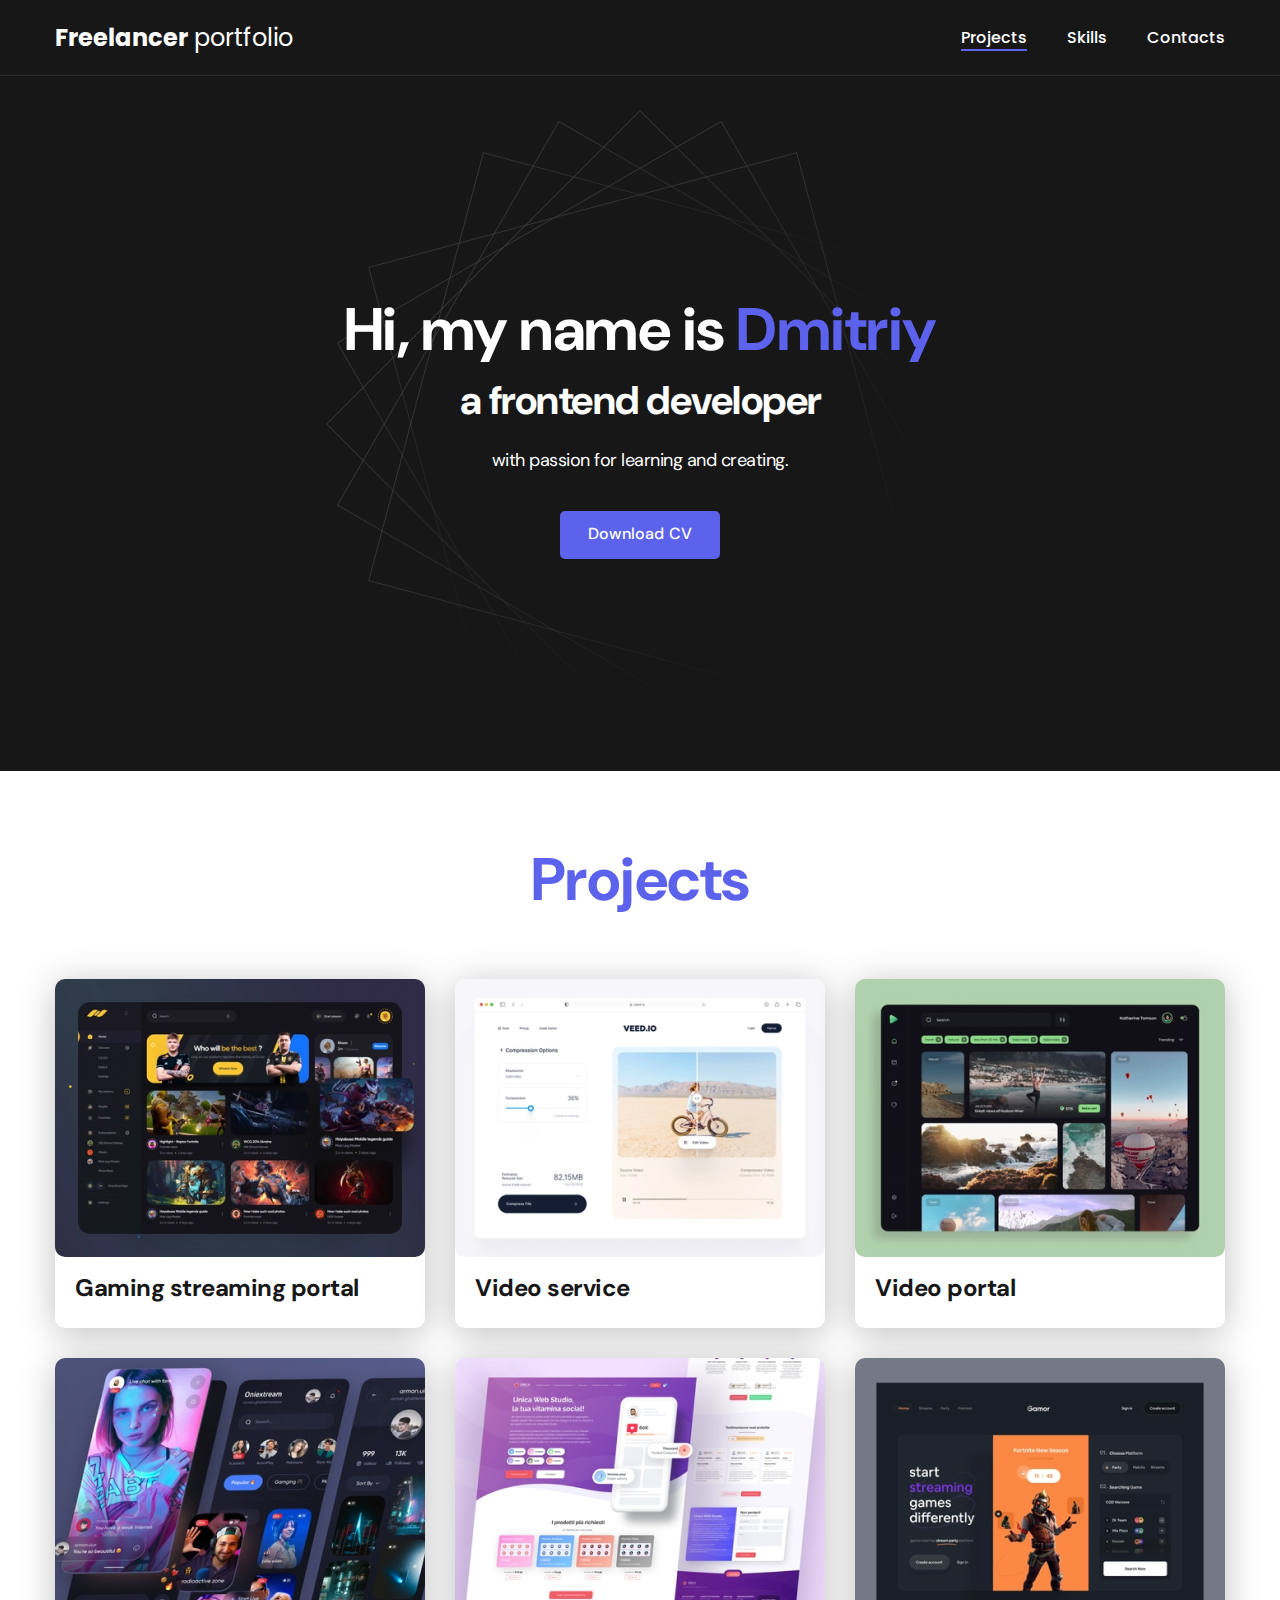
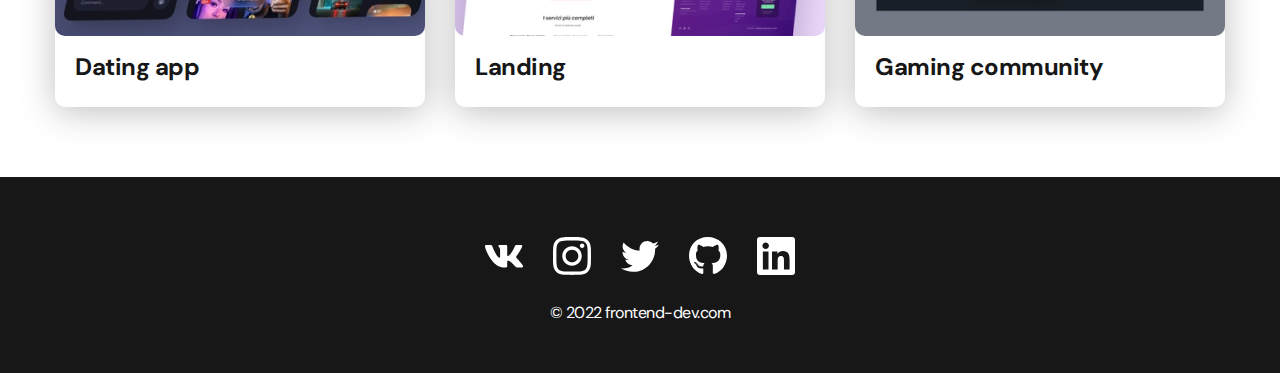
<file: project-portfolio/index.html>
<!DOCTYPE html>
<html lang="en">
<head>
    <meta charset="UTF-8">
    <meta http-equiv="X-UA-Compatible" content="IE=edge">
    <meta name="viewport" content="width=device-width, initial-scale=1.0">
    <title>Freelancer portfolio</title>
    <link rel="stylesheet" href="css/main.css">
</head>
<body>
    <nav class="nav">
        <div class="container">
            <div class="nav-row">
                <a href="./index.html" class="logo"><strong>Freelancer</strong> portfolio</a>
                <ul class="nav-list">
                    <li class="nav-list__item"><a href="./index.html" class="nav-list__link nav-list__link--active">Projects</a></li>
                    <li class="nav-list__item"><a href="./skills.html" class="nav-list__link">Skills</a></li>
                    <li class="nav-list__item"><a href="./contacts.html" class="nav-list__link">Contacts</a></li>
                </ul>
            </div>
        </div>
    </nav>

    <header class="header">
            <div class="header__wrapper">
                <h1 class="header__title">
                    <strong>Hi, my name is <em>Dmitriy</em></strong><br>
                    a frontend developer
                </h1>
                <div class="header__text">
                    <p>with passion for learning and creating.</p>
                </div>
                <a href="#!" class="btn">Download CV</a>
            </div>
    </header>

    <main class="section">
        <div class="container">
            <h2 class="title-1">Projects</h2>
            <ul class="projects">
                <li class="project">
                    <a href="./project-page.html">
                        <img src="./img/projects/01.jpg" alt="Project img" class="project__img">
                        <h3 class="project__title">Gaming streaming portal</h3>
                    </a>
                </li>
                <li class="project">
                    <a href="./project-page.html">
                        <img src="./img/projects/02.jpg" alt="Project img" class="project__img">
                        <h3 class="project__title">Video service</h3>
                    </a>
                </li>
                <li class="project">
                    <a href=".project-page.html">
                        <img src="./img/projects/03.jpg" alt="Project img" class="project__img">
                        <h3 class="project__title">Video portal</h3>
                    </a>
                </li>
                <li class="project">
                    <a href="./project-page.html">
                        <img src="./img/projects/04.jpg" alt="Project img" class="project__img">
                        <h3 class="project__title">Dating app</h3>
                    </a>
                </li>
                <li class="project">
                    <a href="./project-page.html">
                        <img src="./img/projects/05.jpg" alt="Project img" class="project__img">
                        <h3 class="project__title">Landing</h3>
                    </a>
                </li>
                <li class="project">
                    <a href="./project-page.html">
                        <img src="./img/projects/06.jpg" alt="Project img" class="project__img">
                        <h3 class="project__title">Gaming community</h3>
                    </a>
                </li>
            </ul>
        </div>
    </main>

    <footer class="footer">
        <div class="container">
            <div class="footer__wrapper">
                <ul class="social">
                    <li class="social__icon"><a href="#!"><img src="./img/icons/vk.svg" alt="VK"></a></li>
                    <li class="social__icon"><a href="#!"><img src="./img/icons/instagram.svg" alt="Instagram"></a></li>
                    <li class="social__icon"><a href="#!"><img src="./img/icons/twitter.svg" alt="Twitter"></a></li>
                    <li class="social__icon"><a href="#!"><img src="./img/icons/github.svg" alt="Github"></a></li>
                    <li class="social__icon"><a href="#!"><img src="./img/icons/linkedIn.svg" alt="LinkedIn"></a></li>
                </ul>
                <div class="copyright">
                    <p>© 2022 frontend-dev.com</p>
                </div>
            </div>
        </div>
    </footer>

</body>
</html>
</file>
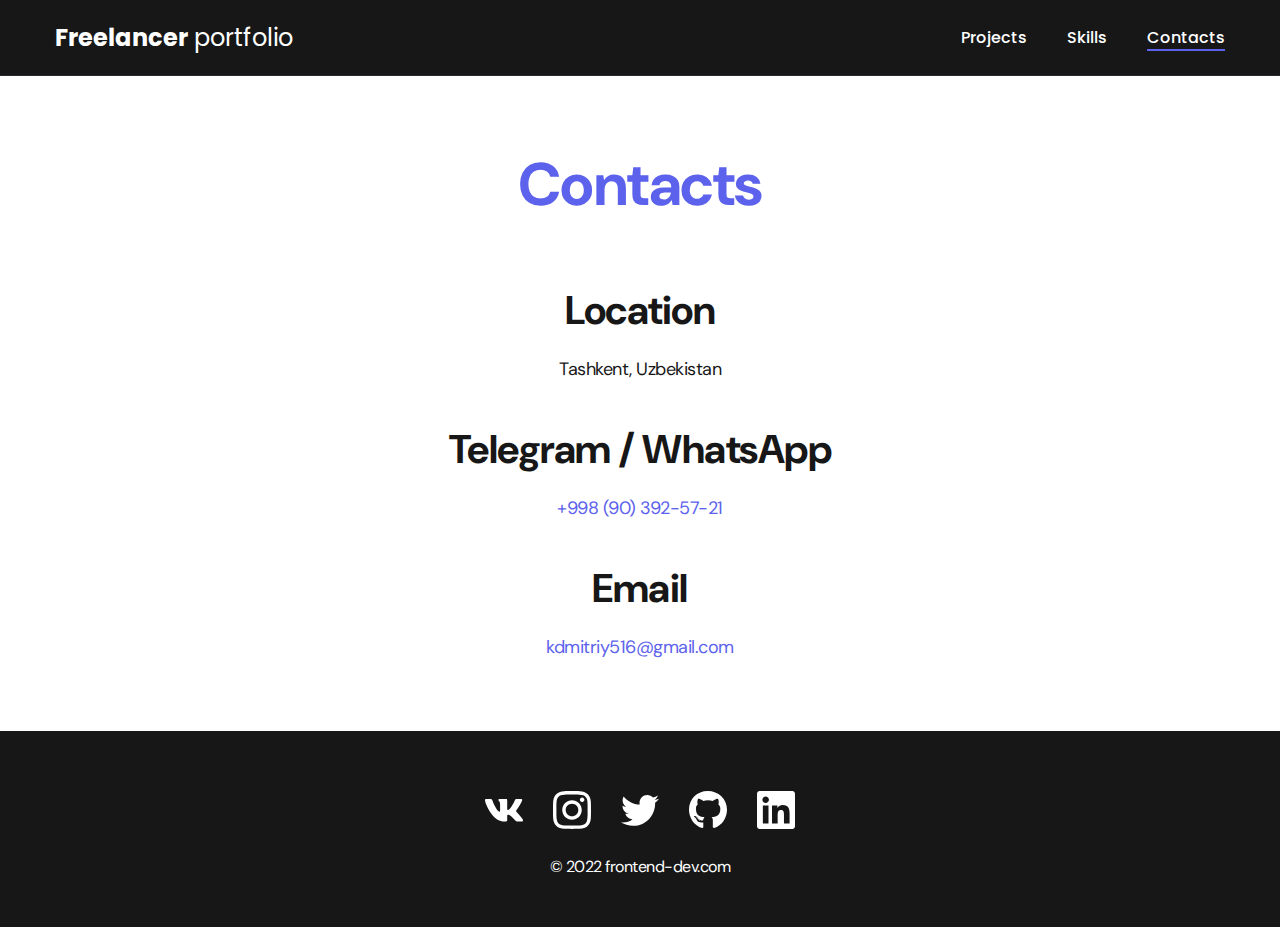
<file: project-portfolio/contacts.html>
<!DOCTYPE html>
<html lang="en">
<head>
    <meta charset="UTF-8">
    <meta http-equiv="X-UA-Compatible" content="IE=edge">
    <meta name="viewport" content="width=device-width, initial-scale=1.0">
    <title>Freelancer portfolio</title>
    <link rel="stylesheet" href="css/main.css">
</head>
<body>
    <nav class="nav">
        <div class="container">
            <div class="nav-row">
                <a href="./index.html" class="logo"><strong>Freelancer</strong> portfolio</a>
                <ul class="nav-list">
                    <li class="nav-list__item"><a href="./index.html" class="nav-list__link">Projects</a></li>
                    <li class="nav-list__item"><a href="./skills.html" class="nav-list__link">Skills</a></li>
                    <li class="nav-list__item"><a href="./contacts.html" class="nav-list__link nav-list__link--active">Contacts</a></li>
                </ul>
            </div>
        </div>
    </nav>

    <main class="section">
        <div class="container">
                <h1 class="title-1">Contacts</h1>

                <ul class="content-list">
                    <li class="content-list__item">
                        <h2 class="title-2">Location</h2>
                        <p>Tashkent, Uzbekistan</p>
                    </li>
                    <li class="content-list__item">
                        <h2 class="title-2">Telegram / WhatsApp</h2>
                        <p><a href="tel:+998903925721">+998 (90) 392-57-21</a></p>
                    <li class="content-list__item">
                        <h2 class="title-2">Email</h2>
                        <p><a href="mailto:kdmitriy516@gmail.com">kdmitriy516@gmail.com</a></p>
                    </li>
                </ul>

            </div>
        </div>
    </main>

    <footer class="footer">
        <div class="container">
            <div class="footer__wrapper">
                <ul class="social">
                    <li class="social__icon"><a href="#!"><img src="./img/icons/vk.svg" alt="VK"></a></li>
                    <li class="social__icon"><a href="#!"><img src="./img/icons/instagram.svg" alt="Instagram"></a></li>
                    <li class="social__icon"><a href="#!"><img src="./img/icons/twitter.svg" alt="Twitter"></a></li>
                    <li class="social__icon"><a href="#!"><img src="./img/icons/github.svg" alt="Github"></a></li>
                    <li class="social__icon"><a href="#!"><img src="./img/icons/linkedIn.svg" alt="LinkedIn"></a></li>
                </ul>
                <div class="copyright">
                    <p>© 2022 frontend-dev.com</p>
                </div>
            </div>
        </div>
    </footer>

</body>
</html>
</file>
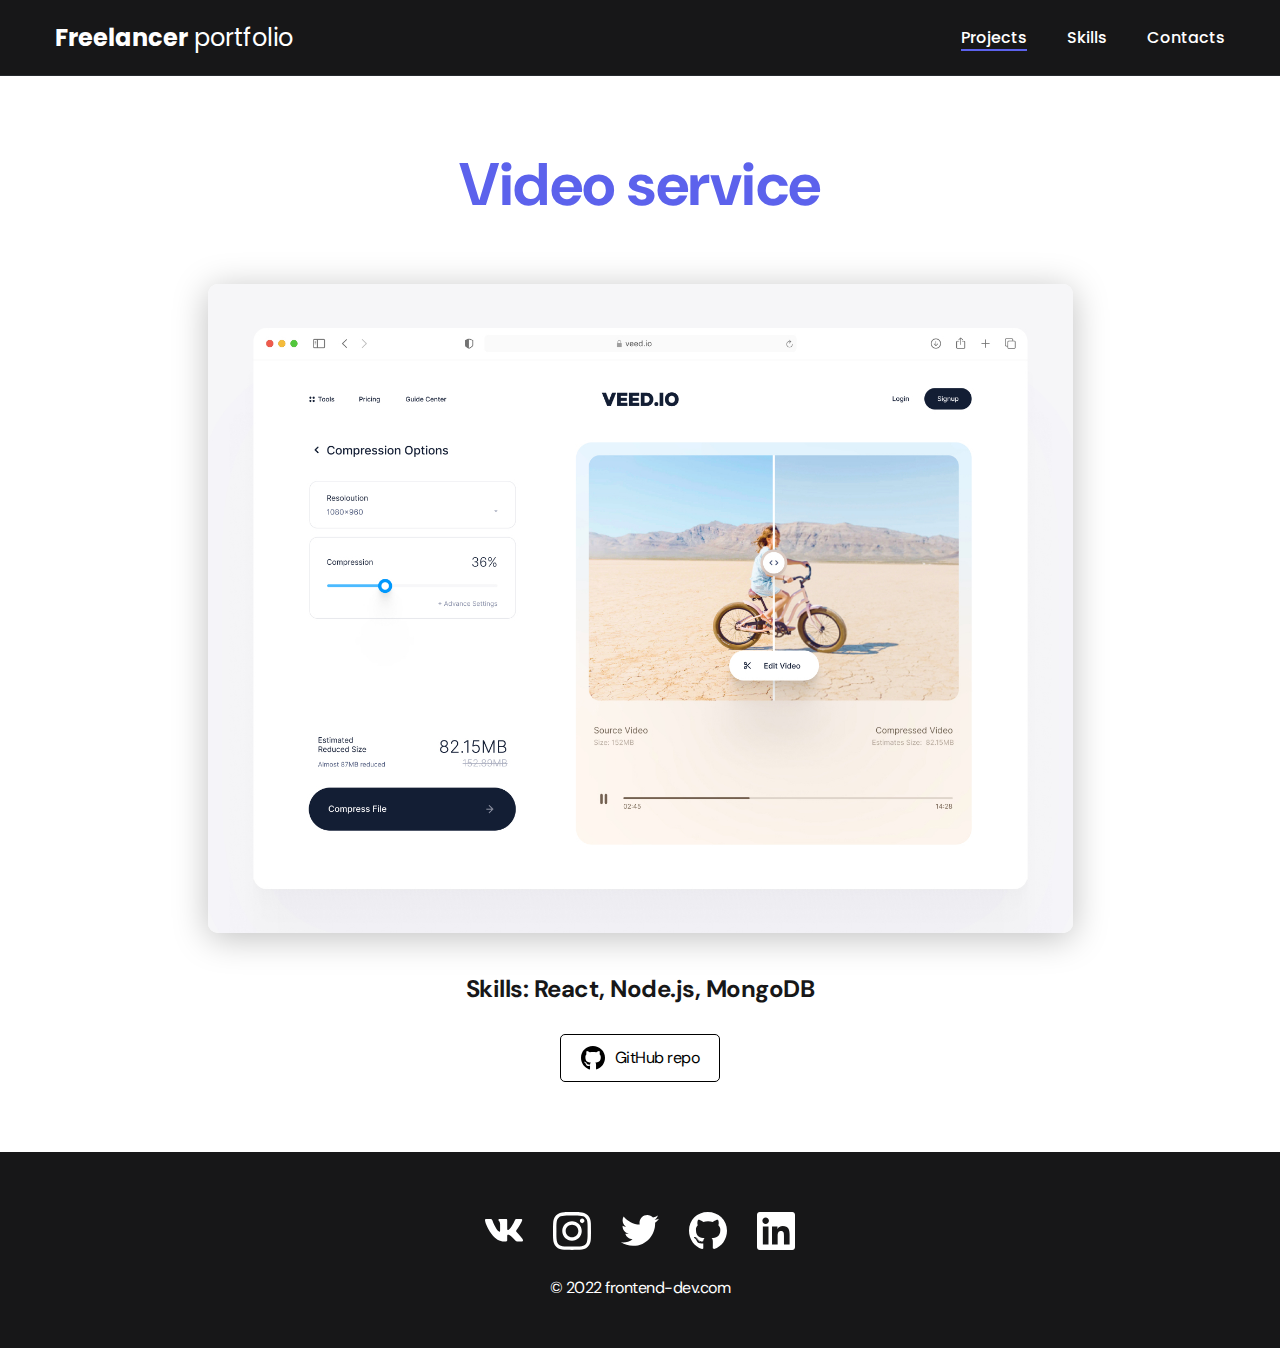
<file: project-portfolio/project-page.html>
<!DOCTYPE html>
<html lang="en">
<head>
    <meta charset="UTF-8">
    <meta http-equiv="X-UA-Compatible" content="IE=edge">
    <meta name="viewport" content="width=device-width, initial-scale=1.0">
    <title>Freelancer portfolio</title>
    <link rel="stylesheet" href="css/main.css">
</head>
<body>
    <nav class="nav">
        <div class="container">
            <div class="nav-row">
                <a href="./index.html" class="logo"><strong>Freelancer</strong> portfolio</a>
                <ul class="nav-list">
                    <li class="nav-list__item"><a href="./index.html" class="nav-list__link nav-list__link--active">Projects</a></li>
                    <li class="nav-list__item"><a href="./skills.html" class="nav-list__link">Skills</a></li>
                    <li class="nav-list__item"><a href="./contacts.html" class="nav-list__link">Contacts</a></li>
                </ul>
            </div>
        </div>
    </nav>

    <main class="section">
        <div class="container">

            <div class="project-details">
                <h1 class="title-1">Video service</h1>
                
                <img src="./img/projects/02-big.jpg" alt="" class="project-details__cover">

                <div class="project-details__desc">
                    <p>Skills: React, Node.js, MongoDB</p>
                </div>

                    <a href="#!" class="btn-outline">
                        <img src="./img/icons/gitHub-black.svg" alt="">
                        GitHub repo
                    </a>
            </div>
        </div>
    </main>

    <footer class="footer">
        <div class="container">
            <div class="footer__wrapper">
                <ul class="social">
                    <li class="social__icon"><a href="#!"><img src="./img/icons/vk.svg" alt="VK"></a></li>
                    <li class="social__icon"><a href="#!"><img src="./img/icons/instagram.svg" alt="Instagram"></a></li>
                    <li class="social__icon"><a href="#!"><img src="./img/icons/twitter.svg" alt="Twitter"></a></li>
                    <li class="social__icon"><a href="#!"><img src="./img/icons/github.svg" alt="Github"></a></li>
                    <li class="social__icon"><a href="#!"><img src="./img/icons/linkedIn.svg" alt="LinkedIn"></a></li>
                </ul>
                <div class="copyright">
                    <p>© 2022 frontend-dev.com</p>
                </div>
            </div>
        </div>
    </footer>

</body>
</html>
</file>
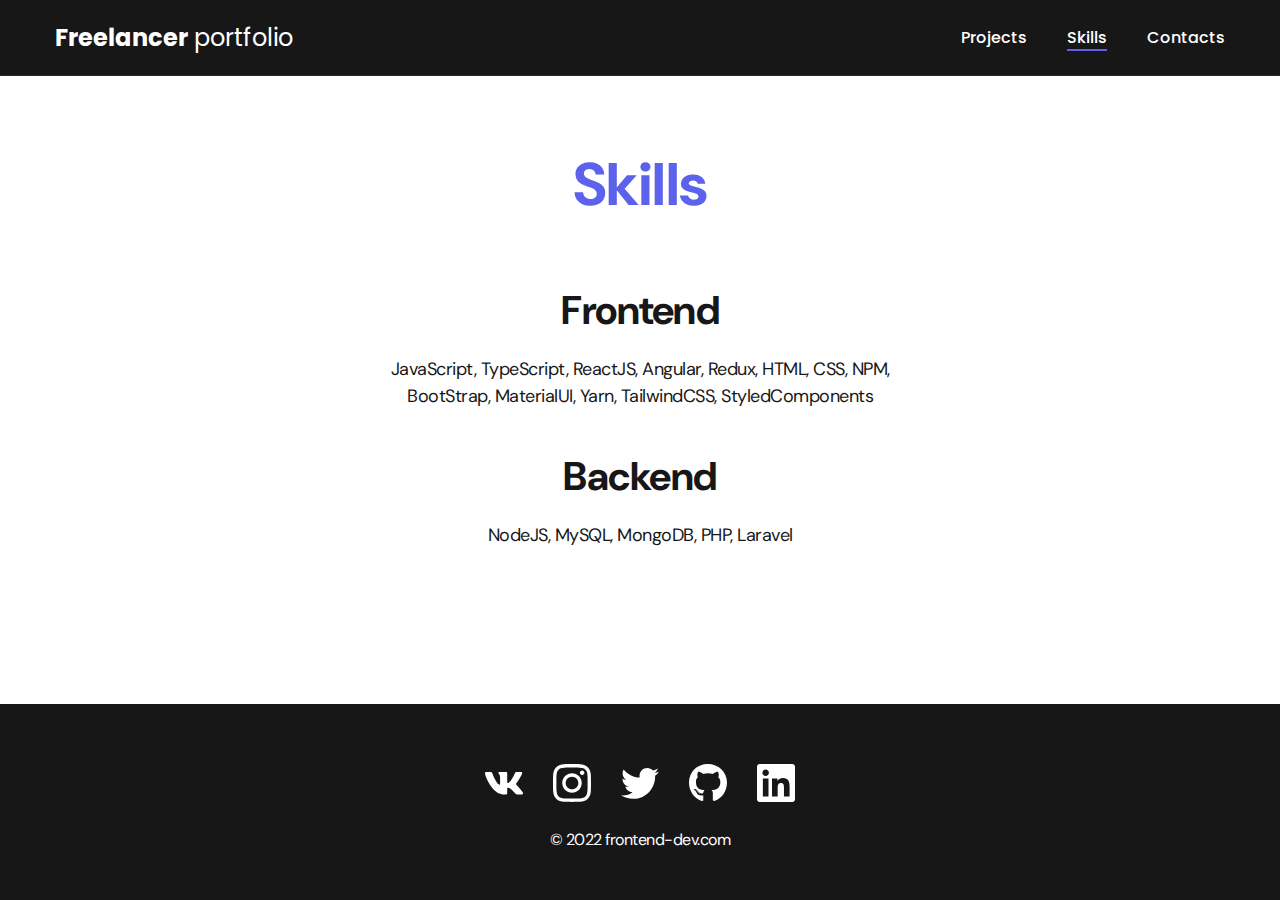
<file: project-portfolio/skills.html>
<!DOCTYPE html>
<html lang="en">
<head>
    <meta charset="UTF-8">
    <meta http-equiv="X-UA-Compatible" content="IE=edge">
    <meta name="viewport" content="width=device-width, initial-scale=1.0">
    <title>Freelancer portfolio</title>
    <link rel="stylesheet" href="css/main.css">
</head>
<body>
    <nav class="nav">
        <div class="container">
            <div class="nav-row">
                <a href="./index.html" class="logo"><strong>Freelancer</strong> portfolio</a>
                <ul class="nav-list">
                    <li class="nav-list__item"><a href="./index.html" class="nav-list__link">Projects</a></li>
                    <li class="nav-list__item"><a href="./skills.html" class="nav-list__link nav-list__link--active">Skills</a></li>
                    <li class="nav-list__item"><a href="./contacts.html" class="nav-list__link">Contacts</a></li>
                </ul>
            </div>
        </div>
    </nav>

    <main class="section">
        <div class="container">
                <h1 class="title-1">Skills</h1>

                <ul class="content-list">
                    <li class="content-list__item">
                        <h2 class="title-2">Frontend</h2>
                        <p>JavaScript, TypeScript, ReactJS, Angular, Redux, HTML, CSS, NPM, BootStrap, MaterialUI, Yarn, TailwindCSS, StyledComponents</p>
                    </li>
                    <li class="content-list__item">
                        <h2 class="title-2">Backend</h2>
                        <p>NodeJS, MySQL, MongoDB, PHP, Laravel</p>
                    </li>
                </ul>

            </div>
        </div>
    </main>

    <footer class="footer">
        <div class="container">
            <div class="footer__wrapper">
                <ul class="social">
                    <li class="social__icon"><a href="#!"><img src="./img/icons/vk.svg" alt="VK"></a></li>
                    <li class="social__icon"><a href="#!"><img src="./img/icons/instagram.svg" alt="Instagram"></a></li>
                    <li class="social__icon"><a href="#!"><img src="./img/icons/twitter.svg" alt="Twitter"></a></li>
                    <li class="social__icon"><a href="#!"><img src="./img/icons/github.svg" alt="Github"></a></li>
                    <li class="social__icon"><a href="#!"><img src="./img/icons/linkedIn.svg" alt="LinkedIn"></a></li>
                </ul>
                <div class="copyright">
                    <p>© 2022 frontend-dev.com</p>
                </div>
            </div>
        </div>
    </footer>

</body>
</html>
</file>
<file: project-portfolio/css/main.css>
@import "./reset.css";
@import url('https://fonts.googleapis.com/css2?family=DM+Sans:wght@400;500;700&family=Poppins:wght@400;500;700&display=swap');

/* 
font-family: 'DM Sans', sans-serif;
font-family: 'Poppins', sans-serif;
*/

/* * {
	border: 1px solid red;
} */

:root {
	--blackpure: #000;
	--black: #171718;
	--black-border: #26292D;
	--white: #fff;
	--purple: #5C62EC;

	--text-color: var(--black);
	--dark-bg: var(--black);
	--dark-border: var(--black-border);
	--header-text: var(--white);
	--accent: var(--purple);
}

html, body {
	font-family: 'DM Sans', sans-serif;
	letter-spacing: -0.5px;
	color: var(--text-color);
	height: 100%;
	display: flex;
	flex-direction: column;
}


/* General */

.container {
	margin: 0 auto;
	padding: 0 15px;
	max-width: 1200px;
}

.none {
	display: none !important;
}

.section {
	padding: 70px 0;
}

.title-1 {
	margin-bottom: 60px;
	font-size: 60px;
	font-weight: 700;
	line-height: 1.3;
	color: var(--accent);
	text-align: center;
}

.title-2 {
	margin-bottom: 20px;
	
	font-size: 40px;
	line-height: 1.3;
	font-weight: 700;
}


/* Nav */

.nav {
	padding: 20px 0;
	border-bottom: 1px solid var(--dark-border);
	background-color: var(--dark-bg);
	color: var(--header-text);
	letter-spacing: normal;
}

.nav-row {
	display: flex;
	justify-content: space-between;
	align-items: center;
	column-gap: 30px;
	row-gap: 20px;
	flex-wrap: wrap;
}

.logo {
	color: var(--header-text);
	font-size: 24px;
	font-family: 'Poppins', sans-serif;
}

.logo strong {
	font-weight: 700;
}

.nav-list {
	display: flex;
	flex-wrap: wrap;
	row-gap: 10px;
	align-items: center;
	column-gap: 40px;
	font-size: 16px;
	font-weight: 500;
	font-family: 'Poppins', sans-serif;
}

.nav-list__link {
	color: var(--header-text);
	transition: opacity 0.2s ease-in;
}

.nav-list__link:hover {
	opacity: 0.8;
}

.nav-list__link--active {
	position: relative;
}

.nav-list__link--active::before {
	content: "";

	position: absolute;
	left: 0;
	top: 100%;

	display: block;
	height: 2px;
	width: 100%;
	background-color: var(--accent);
}


/* Header */

.header {
	padding: 40px 0;
	min-height: 695px;

	display: flex;
	justify-content: center;
	align-items: center;

	background-color: var(--dark-bg);
	background-image: url('./../img/header-bg.png');
	background-repeat: no-repeat;
	background-size: auto;
	background-position: center center;

	color: var(--header-text);
	text-align: center;
}

.header__wrapper {
	padding: 0 15px;
	max-width: 670px;
}
.header__title {
	margin-bottom: 20px;
	font-size: 40px;
	font-weight: 700;
	line-height: 1.4;
}

.header__title strong {
	font-size: 60px;
	font-weight: 700;
}

.header__title em {
	font-style: normal;
	color: var(--accent);
}

.header__text {
	margin-bottom: 40px;
	font-size: 18px;
	line-height: 1.333;
}

.header__text p + p {
	margin-top: 0.5em;
}


/* Btn */

.btn {
	display: inline-block;
	height: 48px;
	padding: 12px 28px;

	border-radius: 5px;
	background-color: var(--accent);
	color: var(--white);
	letter-spacing: 0.15px;
	font-size: 16px;
	font-weight: 500;

	transition: opacity 0.2s ease-in;
}

.btn:hover {
	opacity: 0.8;
}

.btn:active {
	position: relative;
	top: 1px;
}


/* Btn outline */

.btn-outline {
	display: flex;
	column-gap: 10px;
	align-items: center;

	height: 48px;
	padding: 12px 20px;
	border-radius: 5px;

	border: 1px solid var(--blackpure);
	color: var(--blackpure);

	transition: opacity 0.2s ease-in;
}

.btn-outline:hover {
	opacity: 0.8;
}

.btn-outline:active {
	position: relative;
	top: 1px;
}


/* Projects */

.projects {
	display: flex;
	justify-content: center;
	flex-wrap: wrap;
	column-gap: 30px;
	row-gap: 30px;
}

.project {
	max-width: 370px;
	background-color: var(--white);
	box-shadow: 0px 5px 35px rgba(0, 0, 0, 0.25);
	border-radius: 10px;

	transition: opacity 0.2s ease-in
}

.project:hover {
	opacity: 0.8;
}

.project__img {
	border-radius: 10px;
}

.project__title {
	padding: 15px 20px 25px;
	font-weight: 700;
	font-size: 24px;
	line-height: 1.3;
	color: var(--text-color);
}

/* Project details */

.project-details {
	margin: 0 auto;
	max-width: 865px;

	display: flex;
	flex-direction: column;
	align-items: center;
	text-align: center;
}

.project-details__cover {
	max-width: 100%;
	margin-bottom: 40px;
	box-shadow: 0px 5px 35px rgba(0, 0, 0, 0.25);
	border-radius: 10px;
}

.project-details__desc {
	margin-bottom: 30px;
	font-weight: 700;
	font-size: 24px;
	line-height: 1.3;
}


/* Content list */

.content-list {
	margin: 0 auto;
	max-width: 570px;
	display: flex;
	flex-direction: column;
	align-items: center;
	row-gap: 40px;
	text-align: center;
}

.content-list a {
	color: var(--accent);
}

.content-list__item {
	font-size: 18px;
	line-height: 1.5;
}

.content-list__item p + p {
	margin-top: 0.5em;
}


/* Footer */

.footer {
	margin-top: auto;
	padding: 60px 0 50px;
	background-color: var(--dark-bg);
	color: var(--header-text);
}

.footer__wrapper {
	display: flex;
	flex-direction: column;
	align-items: center;
	row-gap: 27px;
}

.social {
	display: flex;
	column-gap: 30px;
	align-items: center;
}

.copyright {
	font-size: 16px;
}

.copyright p + p {
	margin-top: 0.5em;
}

@media (max-width: 620px) {


	/* Header */

	.header {
		min-height: unset;
	}
	
	.header__title {
		font-size: 30px;
	}

	.header__title strong {
		font-size: 40px;
	}


	/* General */

	.section {
		padding: 40px 0;
	}

	.title-1 {
		font-size: 40px;
		margin-bottom: 30px;
	}

	.title-2 {
		font-size: 30px;
		margin-bottom: 10px;
	}


	/* Projects */

	.project__title {
		font-size: 22px;
	}


	/* Project page */

	.project-details__desc {
		font-size: 22px;
		margin-bottom: 20px;
	}


	/* Content List */

	.content-list {
		row-gap: 20px;
	}
	
	.content-list__item {
		font-size: 16px;
	}


	/* Footer */

	.footer {
		padding: 40px 0 30px;
	}

	.footer__wrapper {
		row-gap: 20px;
	}


	/* Social */

	.social {
		column-gap: 20px;
	}

	.social__icon {
		width: 28px;
	}
}
</file>
